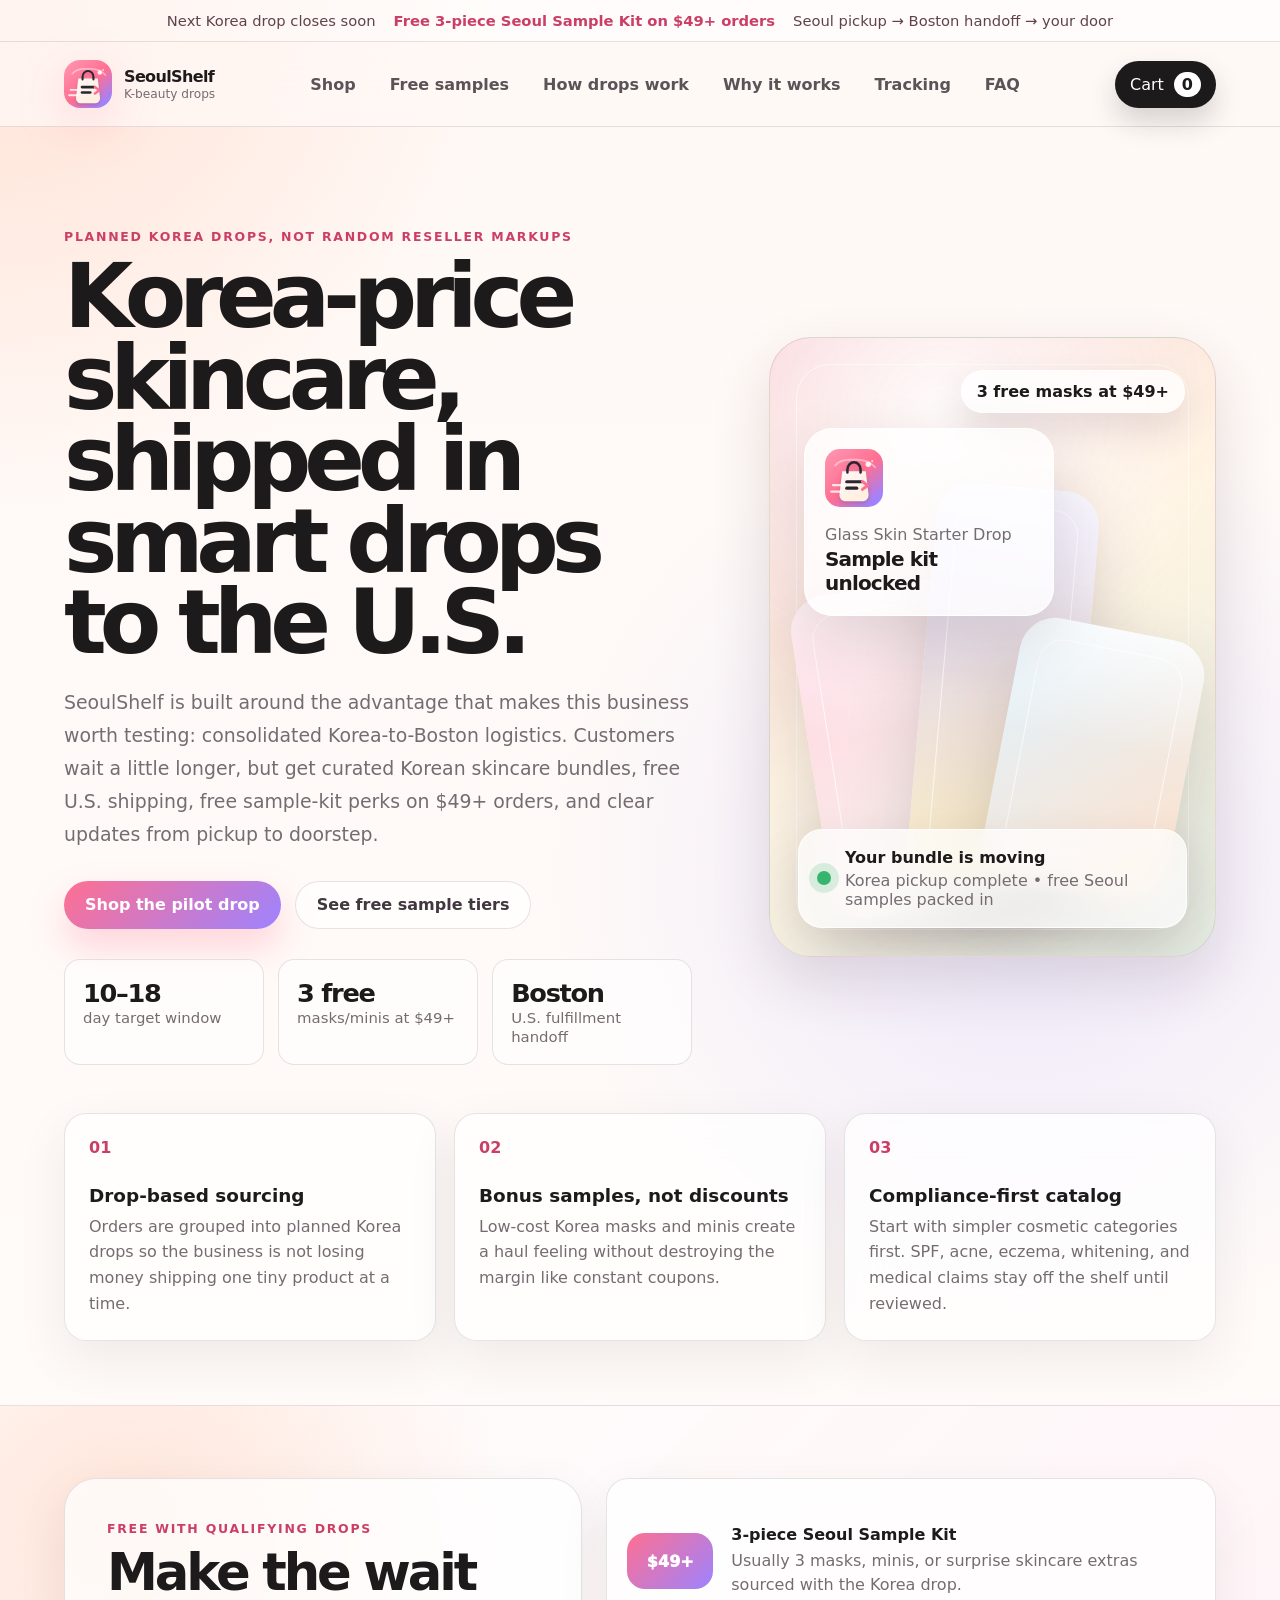
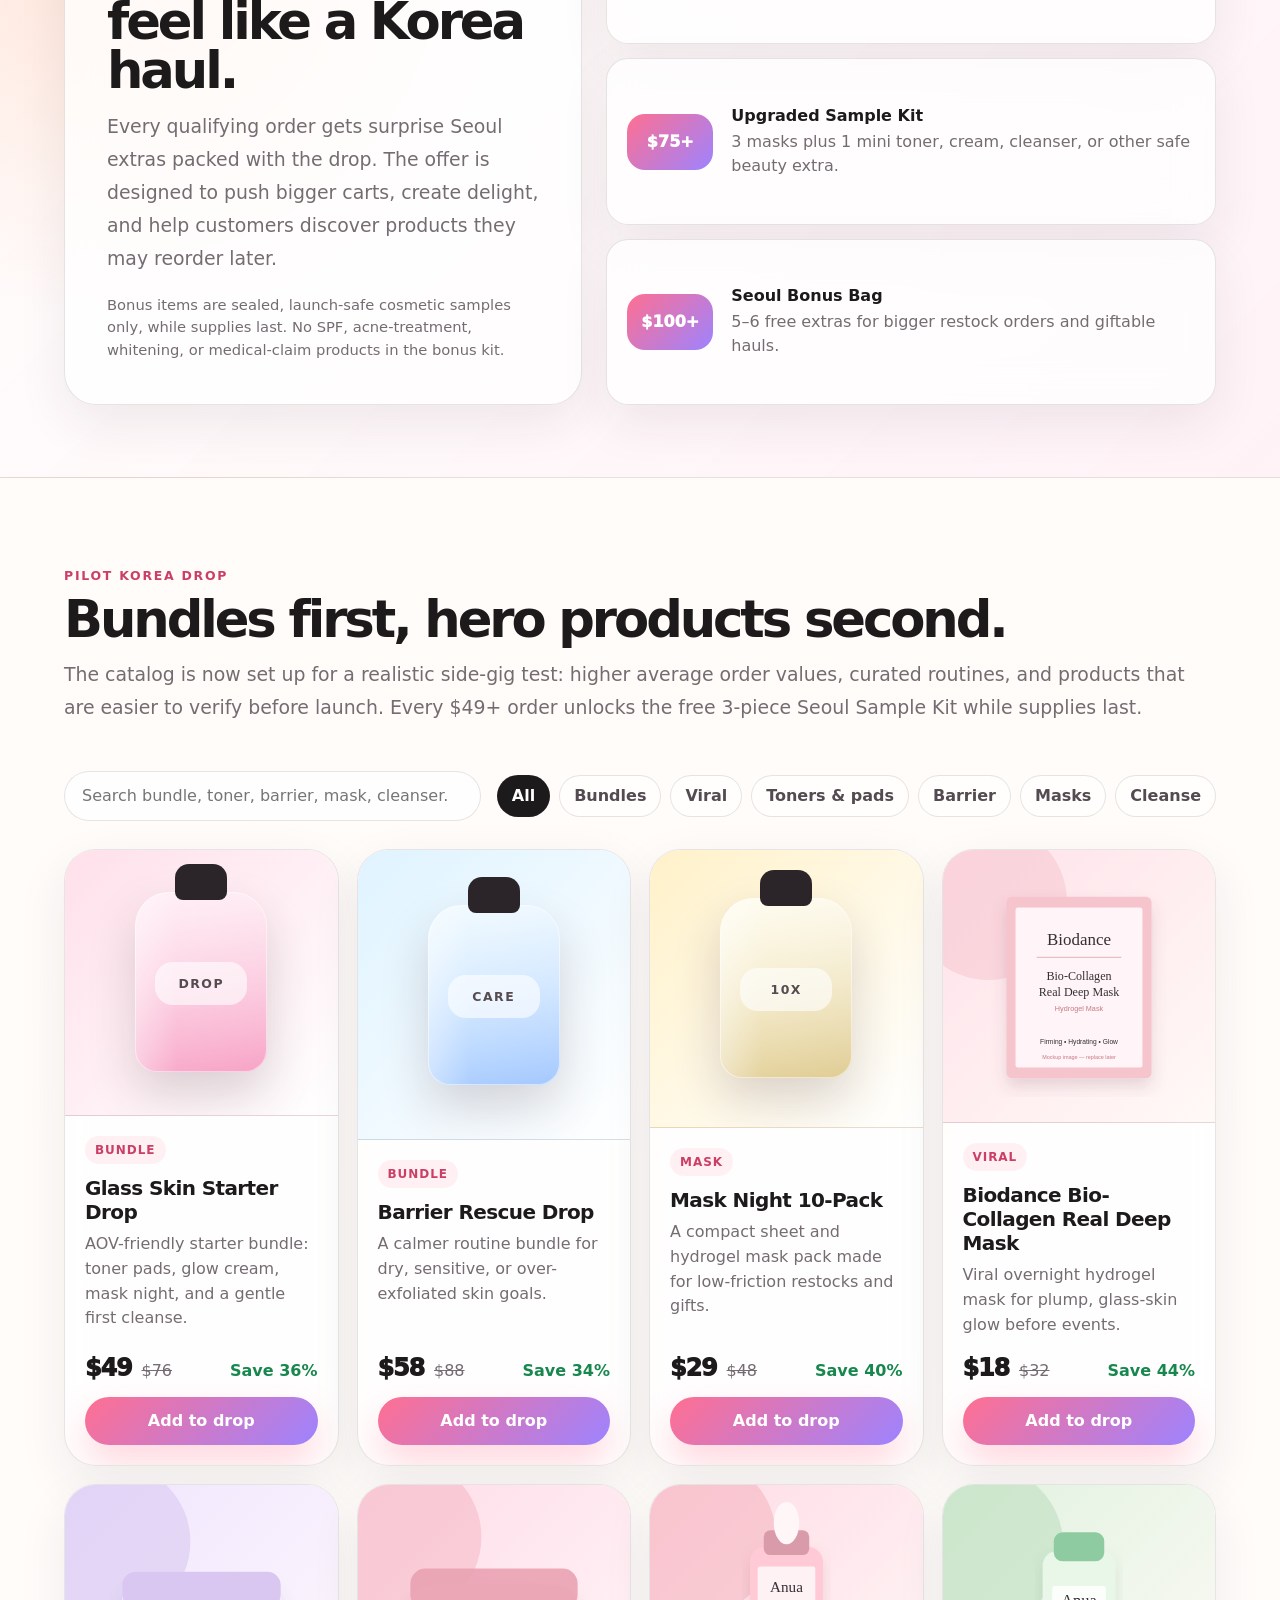
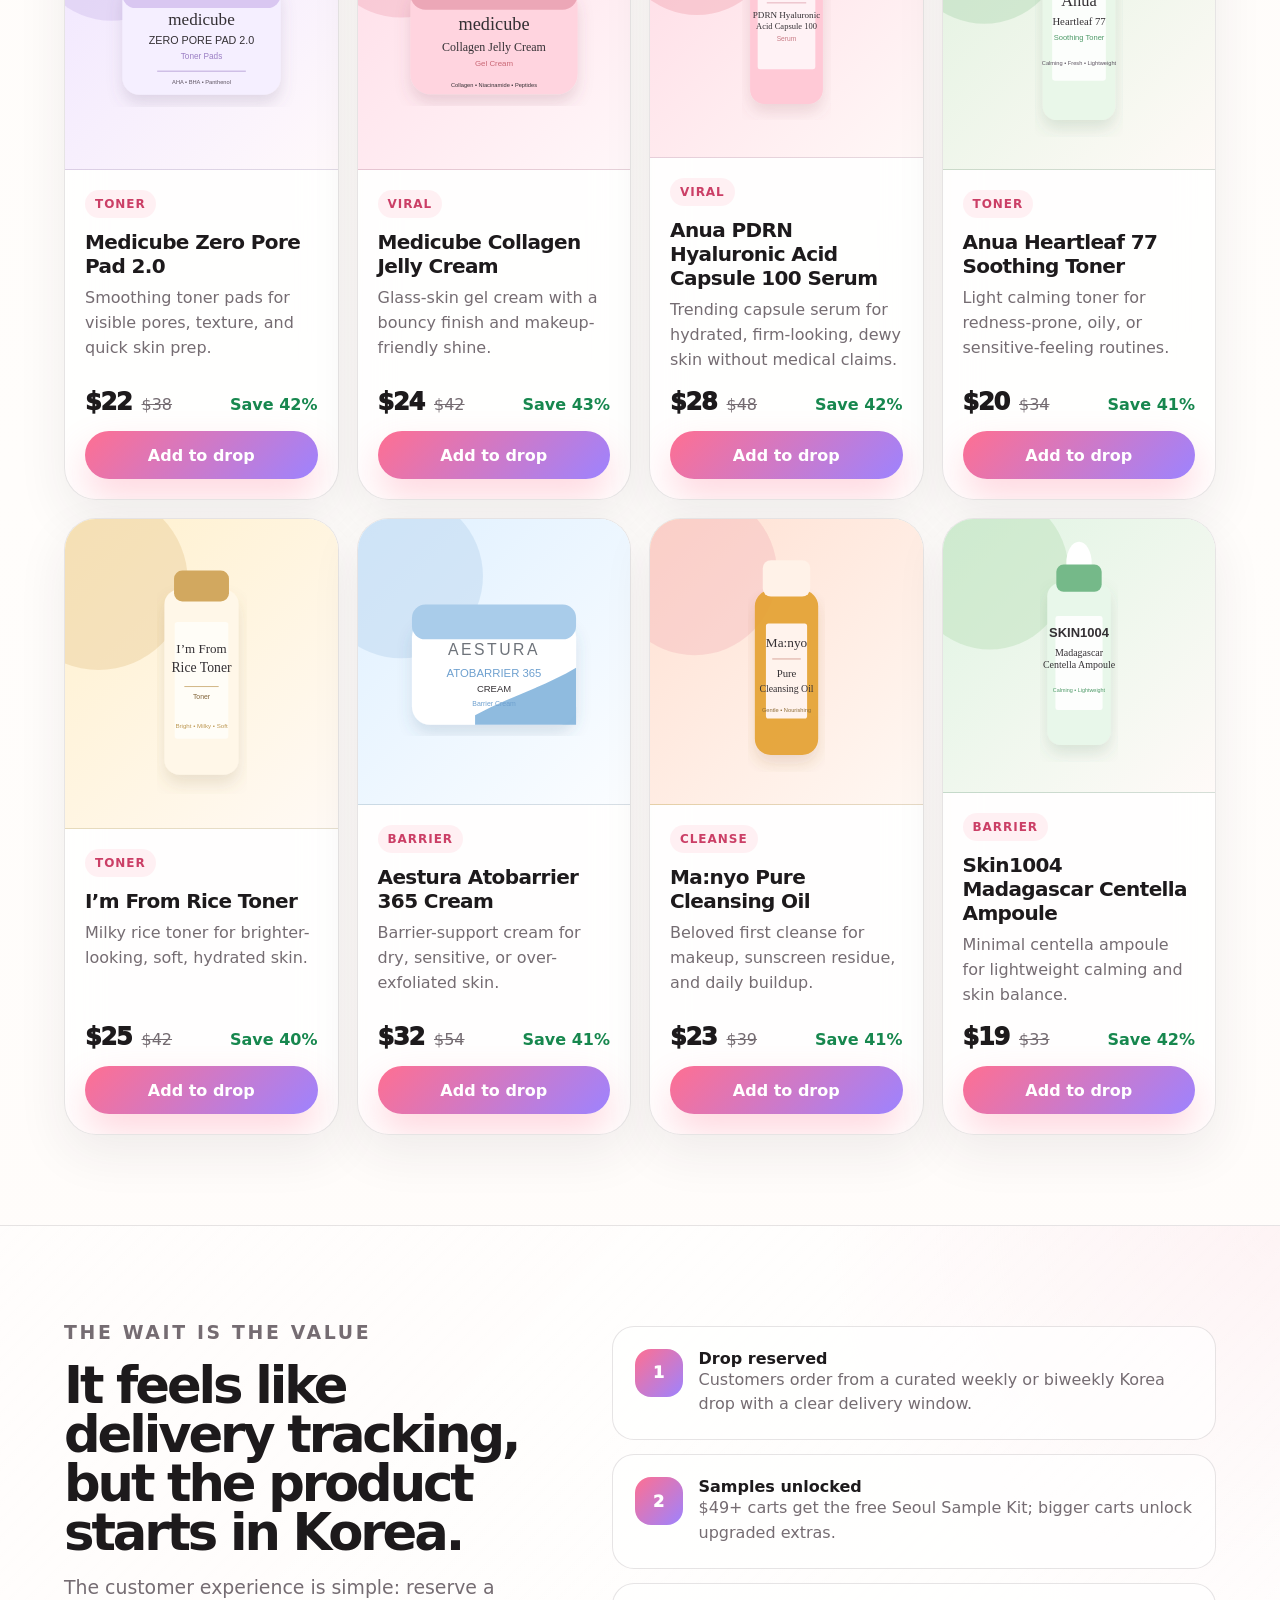
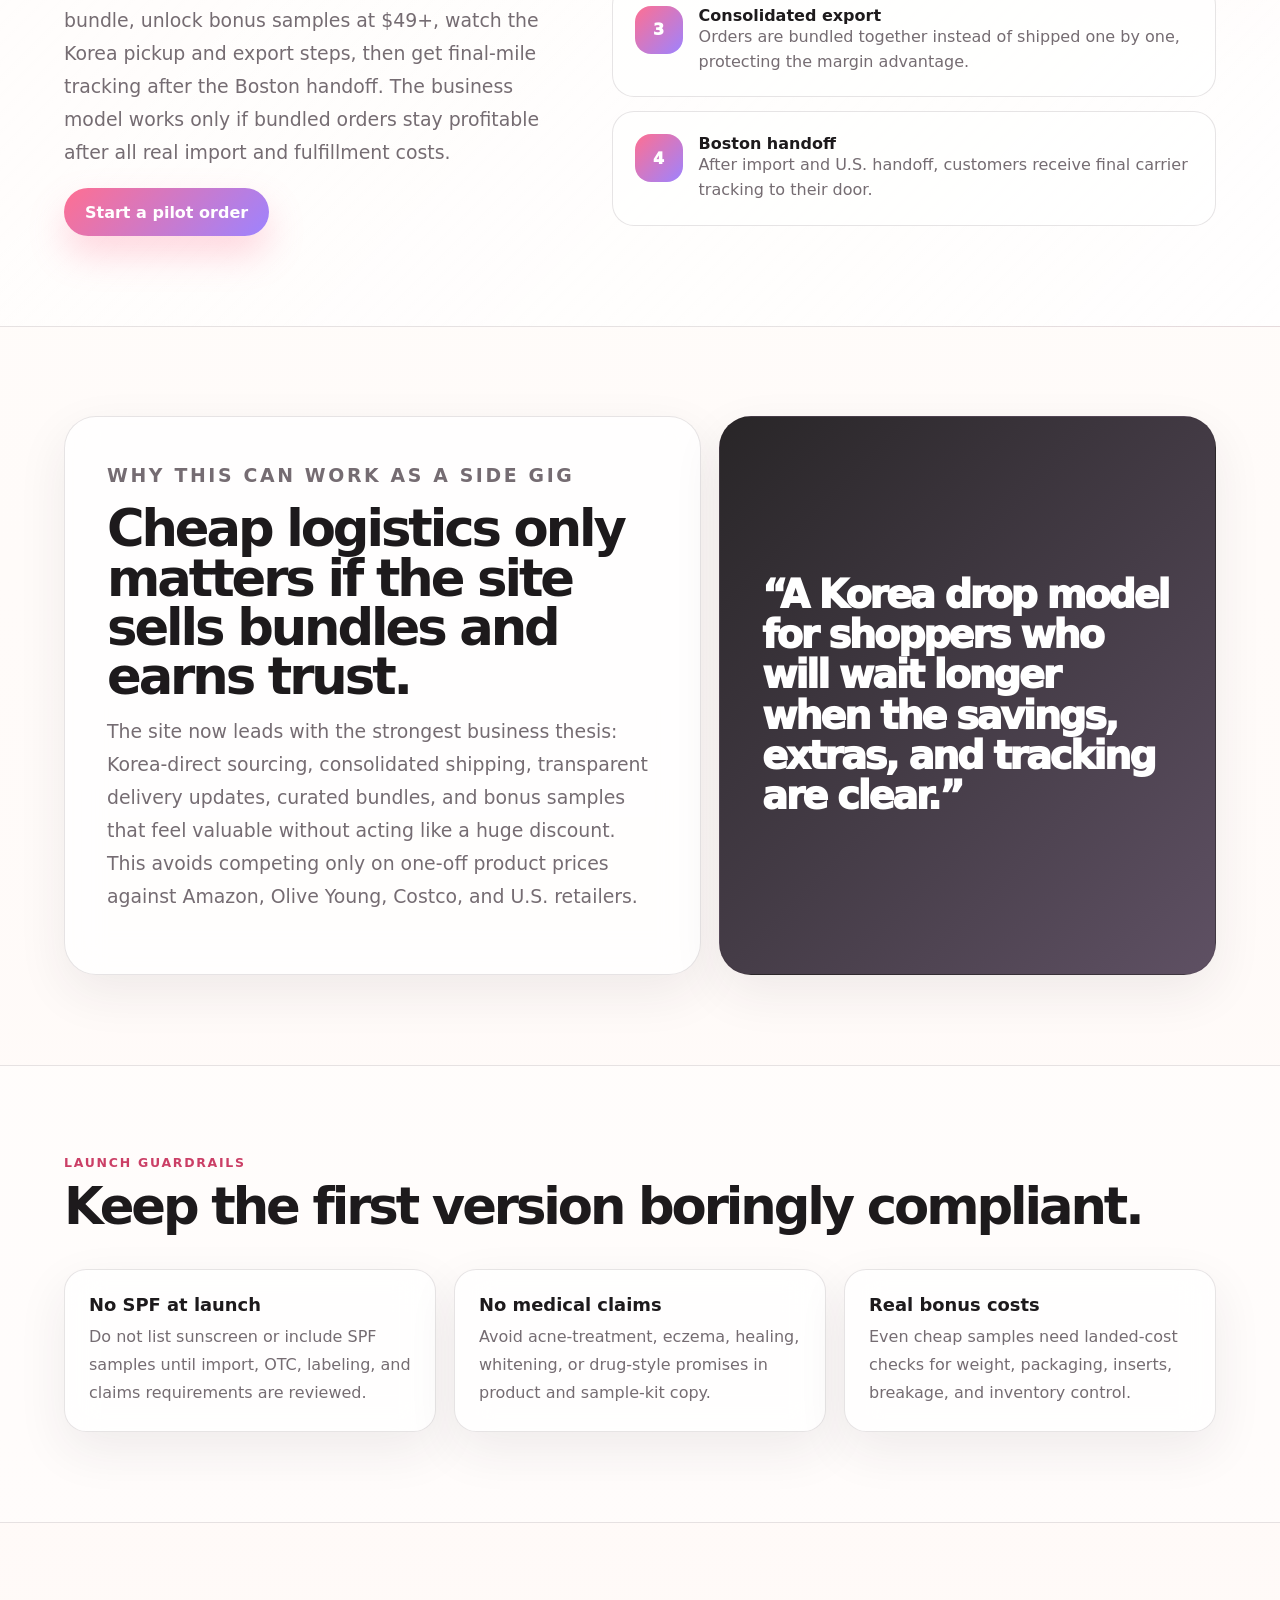
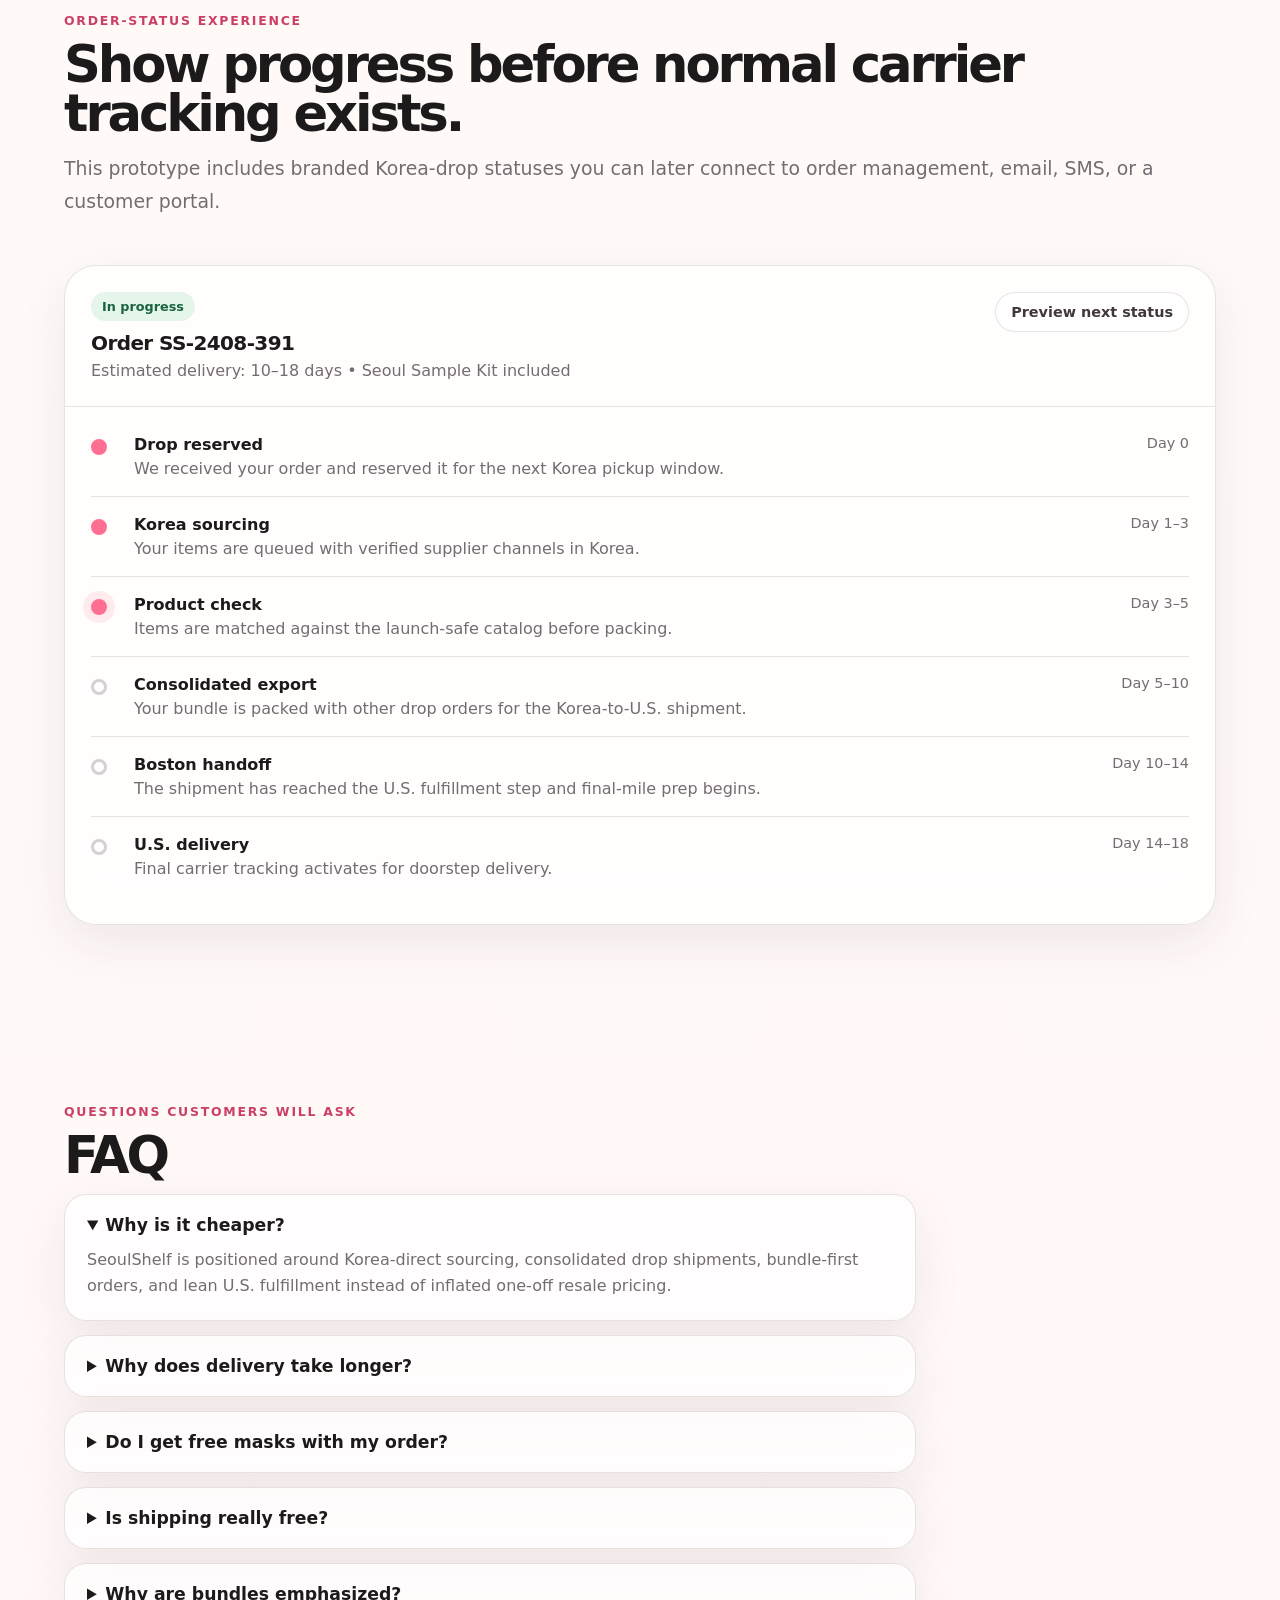
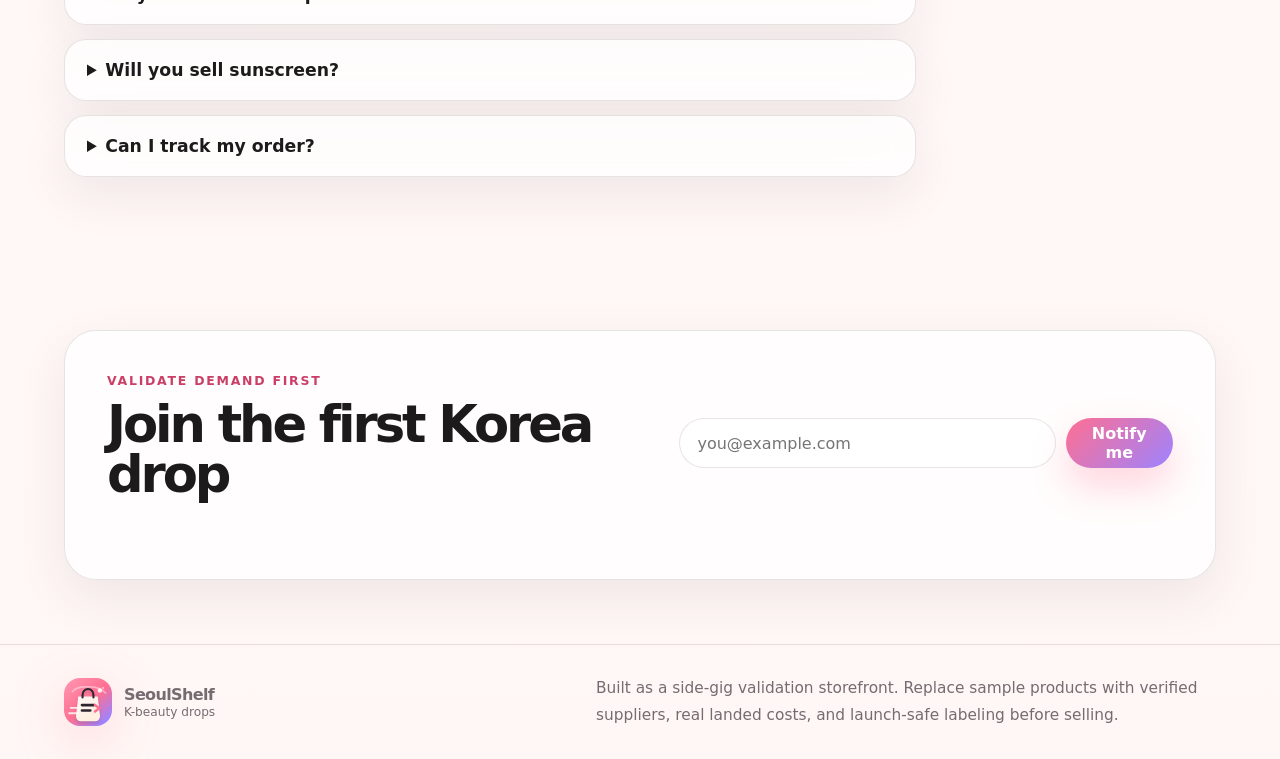
<file: index.html>
<!doctype html>
<html lang="en">
<head>
  <meta charset="utf-8" />
  <meta name="viewport" content="width=device-width, initial-scale=1" />
  <title>SeoulShelf — Korea-price skincare drops to the U.S.</title>
  <meta name="description" content="Shop curated Korean skincare drops sourced in Korea, consolidated for lower shipping costs, and delivered to the U.S. with free customer shipping, free sample-kit perks, and transparent tracking." />
  <link rel="stylesheet" href="styles.css" />
  <link rel="stylesheet" href="drop.css" />
</head>
<body>
  <div class="announcement">
    <span>Next Korea drop closes soon</span>
    <strong>Free 3-piece Seoul Sample Kit on $49+ orders</strong>
    <span>Seoul pickup → Boston handoff → your door</span>
  </div>

  <header class="site-header" id="top">
    <a href="#top" class="brand" aria-label="SeoulShelf home">
      <img class="brand-logo" src="images/seoulshelf-logo.svg" alt="" />
      <span>
        <strong>SeoulShelf</strong>
        <small>K-beauty drops</small>
      </span>
    </a>

    <nav class="nav-links" aria-label="Primary navigation">
      <a href="/shop/">Shop</a>
      <a href="#bonus-offer">Free samples</a>
      <a href="#how-it-works">How drops work</a>
      <a href="#why-this-works">Why it works</a>
      <a href="#tracking">Tracking</a>
      <a href="#faq">FAQ</a>
    </nav>

    <button class="cart-button" id="cartButton" aria-label="Open cart">
      <span>Cart</span>
      <span class="cart-count" id="cartCount">0</span>
    </button>
  </header>

  <main>
    <section class="hero">
      <div class="hero-copy">
        <p class="eyebrow">Planned Korea drops, not random reseller markups</p>
        <h1>Korea-price skincare, shipped in smart drops to the U.S.</h1>
        <p class="hero-text">
          SeoulShelf is built around the advantage that makes this business worth testing: consolidated Korea-to-Boston logistics.
          Customers wait a little longer, but get curated Korean skincare bundles, free U.S. shipping, free sample-kit perks on $49+ orders, and clear updates from pickup to doorstep.
        </p>
        <div class="hero-actions">
          <a class="button primary" href="/shop/">Shop the pilot drop</a>
          <a class="button ghost" href="#bonus-offer">See free sample tiers</a>
        </div>
        <div class="hero-stats" aria-label="Store highlights">
          <div><strong>10–18</strong><span>day target window</span></div>
          <div><strong>3 free</strong><span>masks/minis at $49+</span></div>
          <div><strong>Boston</strong><span>U.S. fulfillment handoff</span></div>
        </div>
      </div>

      <div class="hero-card" aria-label="Featured order tracking preview">
        <div class="floating-badge">3 free masks at $49+</div>
        <div class="drop-card">
          <img src="images/seoulshelf-logo.svg" alt="" />
          <p>Glass Skin Starter Drop</p>
          <strong>Sample kit unlocked</strong>
        </div>
        <div class="product-stack">
          <div class="stack-card cleanser"></div>
          <div class="stack-card serum"></div>
          <div class="stack-card cream"></div>
        </div>
        <div class="mini-tracker">
          <span class="pulse"></span>
          <div>
            <strong>Your bundle is moving</strong>
            <p>Korea pickup complete • free Seoul samples packed in</p>
          </div>
        </div>
      </div>
    </section>

    <section class="trust-row" aria-label="Store promises">
      <article>
        <span>01</span>
        <strong>Drop-based sourcing</strong>
        <p>Orders are grouped into planned Korea drops so the business is not losing money shipping one tiny product at a time.</p>
      </article>
      <article>
        <span>02</span>
        <strong>Bonus samples, not discounts</strong>
        <p>Low-cost Korea masks and minis create a haul feeling without destroying the margin like constant coupons.</p>
      </article>
      <article>
        <span>03</span>
        <strong>Compliance-first catalog</strong>
        <p>Start with simpler cosmetic categories first. SPF, acne, eczema, whitening, and medical claims stay off the shelf until reviewed.</p>
      </article>
    </section>

    <section class="section bonus-offer" id="bonus-offer">
      <div class="bonus-copy">
        <p class="eyebrow">Free with qualifying drops</p>
        <h2>Make the wait feel like a Korea haul.</h2>
        <p class="section-subtitle">
          Every qualifying order gets surprise Seoul extras packed with the drop. The offer is designed to push bigger carts, create delight, and help customers discover products they may reorder later.
        </p>
        <p class="cart-footnote">Bonus items are sealed, launch-safe cosmetic samples only, while supplies last. No SPF, acne-treatment, whitening, or medical-claim products in the bonus kit.</p>
      </div>
      <div class="bonus-tiers" aria-label="Free sample kit tiers">
        <article class="bonus-tier"><span>$49+</span><div><strong>3-piece Seoul Sample Kit</strong><p>Usually 3 masks, minis, or surprise skincare extras sourced with the Korea drop.</p></div></article>
        <article class="bonus-tier"><span>$75+</span><div><strong>Upgraded Sample Kit</strong><p>3 masks plus 1 mini toner, cream, cleanser, or other safe beauty extra.</p></div></article>
        <article class="bonus-tier"><span>$100+</span><div><strong>Seoul Bonus Bag</strong><p>5–6 free extras for bigger restock orders and giftable hauls.</p></div></article>
      </div>
    </section>

    <section class="section intro" id="shop">
      <div>
        <p class="eyebrow">Pilot Korea drop</p>
        <h2>Bundles first, hero products second.</h2>
        <p class="section-subtitle">
          The catalog is now set up for a realistic side-gig test: higher average order values, curated routines, and products that are easier to verify before launch.
          Every $49+ order unlocks the free 3-piece Seoul Sample Kit while supplies last.
        </p>
      </div>
      <div class="shop-tools">
        <label class="search-label">
          <span class="sr-only">Search products</span>
          <input id="searchInput" type="search" placeholder="Search bundle, toner, barrier, mask, cleanser..." />
        </label>
        <div class="filters" id="filters" aria-label="Product filters">
          <button class="filter active" data-filter="all">All</button>
          <button class="filter" data-filter="bundle">Bundles</button>
          <button class="filter" data-filter="viral">Viral</button>
          <button class="filter" data-filter="toner">Toners & pads</button>
          <button class="filter" data-filter="barrier">Barrier</button>
          <button class="filter" data-filter="mask">Masks</button>
          <button class="filter" data-filter="cleanse">Cleanse</button>
        </div>
      </div>
      <div class="product-grid" id="productGrid" aria-live="polite"></div>
    </section>

    <section class="split-section" id="how-it-works">
      <div class="split-copy">
        <p class="eyebrow">The wait is the value</p>
        <h2>It feels like delivery tracking, but the product starts in Korea.</h2>
        <p>
          The customer experience is simple: reserve a bundle, unlock bonus samples at $49+, watch the Korea pickup and export steps, then get final-mile tracking after the Boston handoff.
          The business model works only if bundled orders stay profitable after all real import and fulfillment costs.
        </p>
        <a class="button primary" href="/shop/">Start a pilot order</a>
      </div>

      <div class="steps">
        <div class="step"><span>1</span><div><strong>Drop reserved</strong><p>Customers order from a curated weekly or biweekly Korea drop with a clear delivery window.</p></div></div>
        <div class="step"><span>2</span><div><strong>Samples unlocked</strong><p>$49+ carts get the free Seoul Sample Kit; bigger carts unlock upgraded extras.</p></div></div>
        <div class="step"><span>3</span><div><strong>Consolidated export</strong><p>Orders are bundled together instead of shipped one by one, protecting the margin advantage.</p></div></div>
        <div class="step"><span>4</span><div><strong>Boston handoff</strong><p>After import and U.S. handoff, customers receive final carrier tracking to their door.</p></div></div>
      </div>
    </section>

    <section class="section edit-note" id="why-this-works">
      <div class="note-card">
        <p class="eyebrow">Why this can work as a side gig</p>
        <h2>Cheap logistics only matters if the site sells bundles and earns trust.</h2>
        <p>
          The site now leads with the strongest business thesis: Korea-direct sourcing, consolidated shipping, transparent delivery updates, curated bundles, and bonus samples that feel valuable without acting like a huge discount.
          This avoids competing only on one-off product prices against Amazon, Olive Young, Costco, and U.S. retailers.
        </p>
      </div>
      <div class="quote-card">
        “A Korea drop model for shoppers who will wait longer when the savings, extras, and tracking are clear.”
      </div>
    </section>

    <section class="section compliance-note" id="compliance">
      <div>
        <p class="eyebrow">Launch guardrails</p>
        <h2>Keep the first version boringly compliant.</h2>
      </div>
      <div class="guardrail-grid">
        <article><strong>No SPF at launch</strong><p>Do not list sunscreen or include SPF samples until import, OTC, labeling, and claims requirements are reviewed.</p></article>
        <article><strong>No medical claims</strong><p>Avoid acne-treatment, eczema, healing, whitening, or drug-style promises in product and sample-kit copy.</p></article>
        <article><strong>Real bonus costs</strong><p>Even cheap samples need landed-cost checks for weight, packaging, inserts, breakage, and inventory control.</p></article>
      </div>
    </section>

    <section class="section tracking" id="tracking">
      <div>
        <p class="eyebrow">Order-status experience</p>
        <h2>Show progress before normal carrier tracking exists.</h2>
        <p class="section-subtitle">
          This prototype includes branded Korea-drop statuses you can later connect to order management, email, SMS, or a customer portal.
        </p>
      </div>

      <div class="tracking-card">
        <div class="tracking-head">
          <div>
            <span class="status-pill">In progress</span>
            <h3>Order SS-2408-391</h3>
            <p>Estimated delivery: 10–18 days • Seoul Sample Kit included</p>
          </div>
          <button class="button ghost small" id="advanceTracking">Preview next status</button>
        </div>

        <ol class="timeline" id="timeline"></ol>
      </div>
    </section>

    <section class="section faq" id="faq">
      <p class="eyebrow">Questions customers will ask</p>
      <h2>FAQ</h2>
      <details open>
        <summary>Why is it cheaper?</summary>
        <p>SeoulShelf is positioned around Korea-direct sourcing, consolidated drop shipments, bundle-first orders, and lean U.S. fulfillment instead of inflated one-off resale pricing.</p>
      </details>
      <details>
        <summary>Why does delivery take longer?</summary>
        <p>Products are sourced in Korea, grouped into a drop, exported together, handed off in Boston, and then delivered domestically.</p>
      </details>
      <details>
        <summary>Do I get free masks with my order?</summary>
        <p>$49+ orders unlock a free 3-piece Seoul Sample Kit, usually masks, minis, or surprise skincare extras. $75+ and $100+ orders unlock upgraded bonus tiers. Bonus items are while supplies last.</p>
      </details>
      <details>
        <summary>Is shipping really free?</summary>
        <p>Yes for the customer in this prototype. The price needs to include the real cost of international movement, customs, packaging, bonus items, and U.S. delivery.</p>
      </details>
      <details>
        <summary>Why are bundles emphasized?</summary>
        <p>Bundles raise average order value, make free shipping and free samples more realistic, and help the business avoid losing money on tiny single-product orders.</p>
      </details>
      <details>
        <summary>Will you sell sunscreen?</summary>
        <p>Not in the pilot catalog. SPF and medical-claim products need extra compliance review before being sold or included as samples in the U.S.</p>
      </details>
      <details>
        <summary>Can I track my order?</summary>
        <p>Yes. Customers receive Korea-drop updates first, then final carrier tracking once the package reaches the U.S. delivery leg.</p>
      </details>
    </section>

    <section class="newsletter">
      <div>
        <p class="eyebrow">Validate demand first</p>
        <h2>Join the first Korea drop</h2>
      </div>
      <form id="newsletterForm">
        <label class="sr-only" for="emailInput">Email address</label>
        <input id="emailInput" type="email" placeholder="you@example.com" required />
        <button class="button primary" type="submit">Notify me</button>
      </form>
      <p id="newsletterMessage" class="form-message" role="status"></p>
    </section>
  </main>

  <aside class="cart-drawer" id="cartDrawer" aria-hidden="true" aria-label="Shopping cart">
    <div class="cart-panel">
      <div class="cart-header">
        <div>
          <p class="eyebrow">Your Korea drop</p>
          <h2>Cart</h2>
        </div>
        <button class="icon-button" id="closeCart" aria-label="Close cart">×</button>
      </div>
      <div id="cartItems" class="cart-items"></div>
      <div class="cart-summary">
        <div><span>Products</span><strong id="subtotal">$0</strong></div>
        <div><span>U.S. shipping</span><strong>Free</strong></div>
        <div><span>Estimated delivery</span><strong>10–18 days</strong></div>
        <div class="bonus-status" id="bonusStatus"><span>Bonus unlock</span><strong>$49 away from 3 free masks</strong></div>
        <div class="total"><span>Total</span><strong id="total">$0</strong></div>
      </div>
      <button class="button primary full" id="checkoutButton">Checkout preview</button>
      <p class="cart-footnote">Prototype only. Bonus items are while supplies last. Connect Stripe, taxes, supplier verification, inventory, customs, claims review, and compliance checks before launch.</p>
    </div>
  </aside>

  <div class="toast" id="toast" role="status" aria-live="polite"></div>

  <footer class="footer">
    <div class="brand">
      <img class="brand-logo" src="images/seoulshelf-logo.svg" alt="" />
      <span>
        <strong>SeoulShelf</strong>
        <small>K-beauty drops</small>
      </span>
    </div>
    <p>Built as a side-gig validation storefront. Replace sample products with verified suppliers, real landed costs, and launch-safe labeling before selling.</p>
  </footer>

  <script src="app.js"></script>
</body>
</html>
</file>
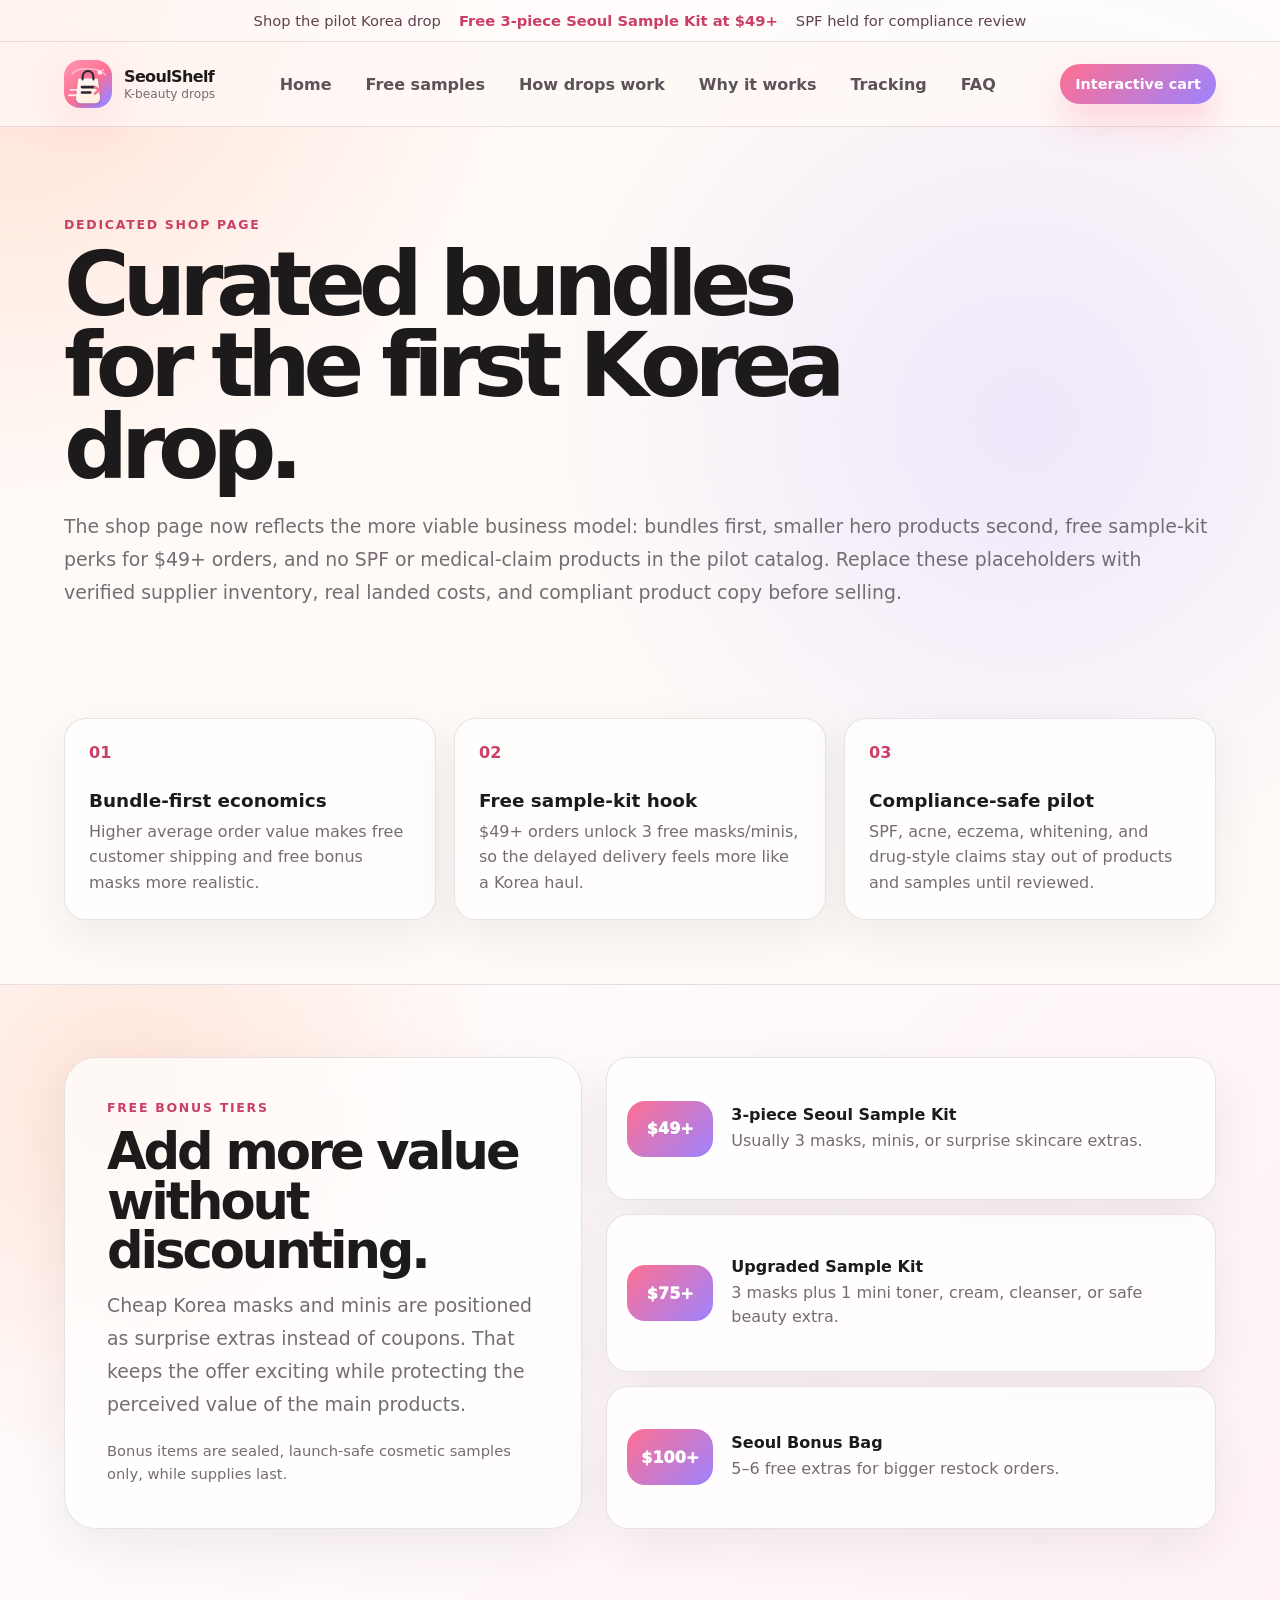
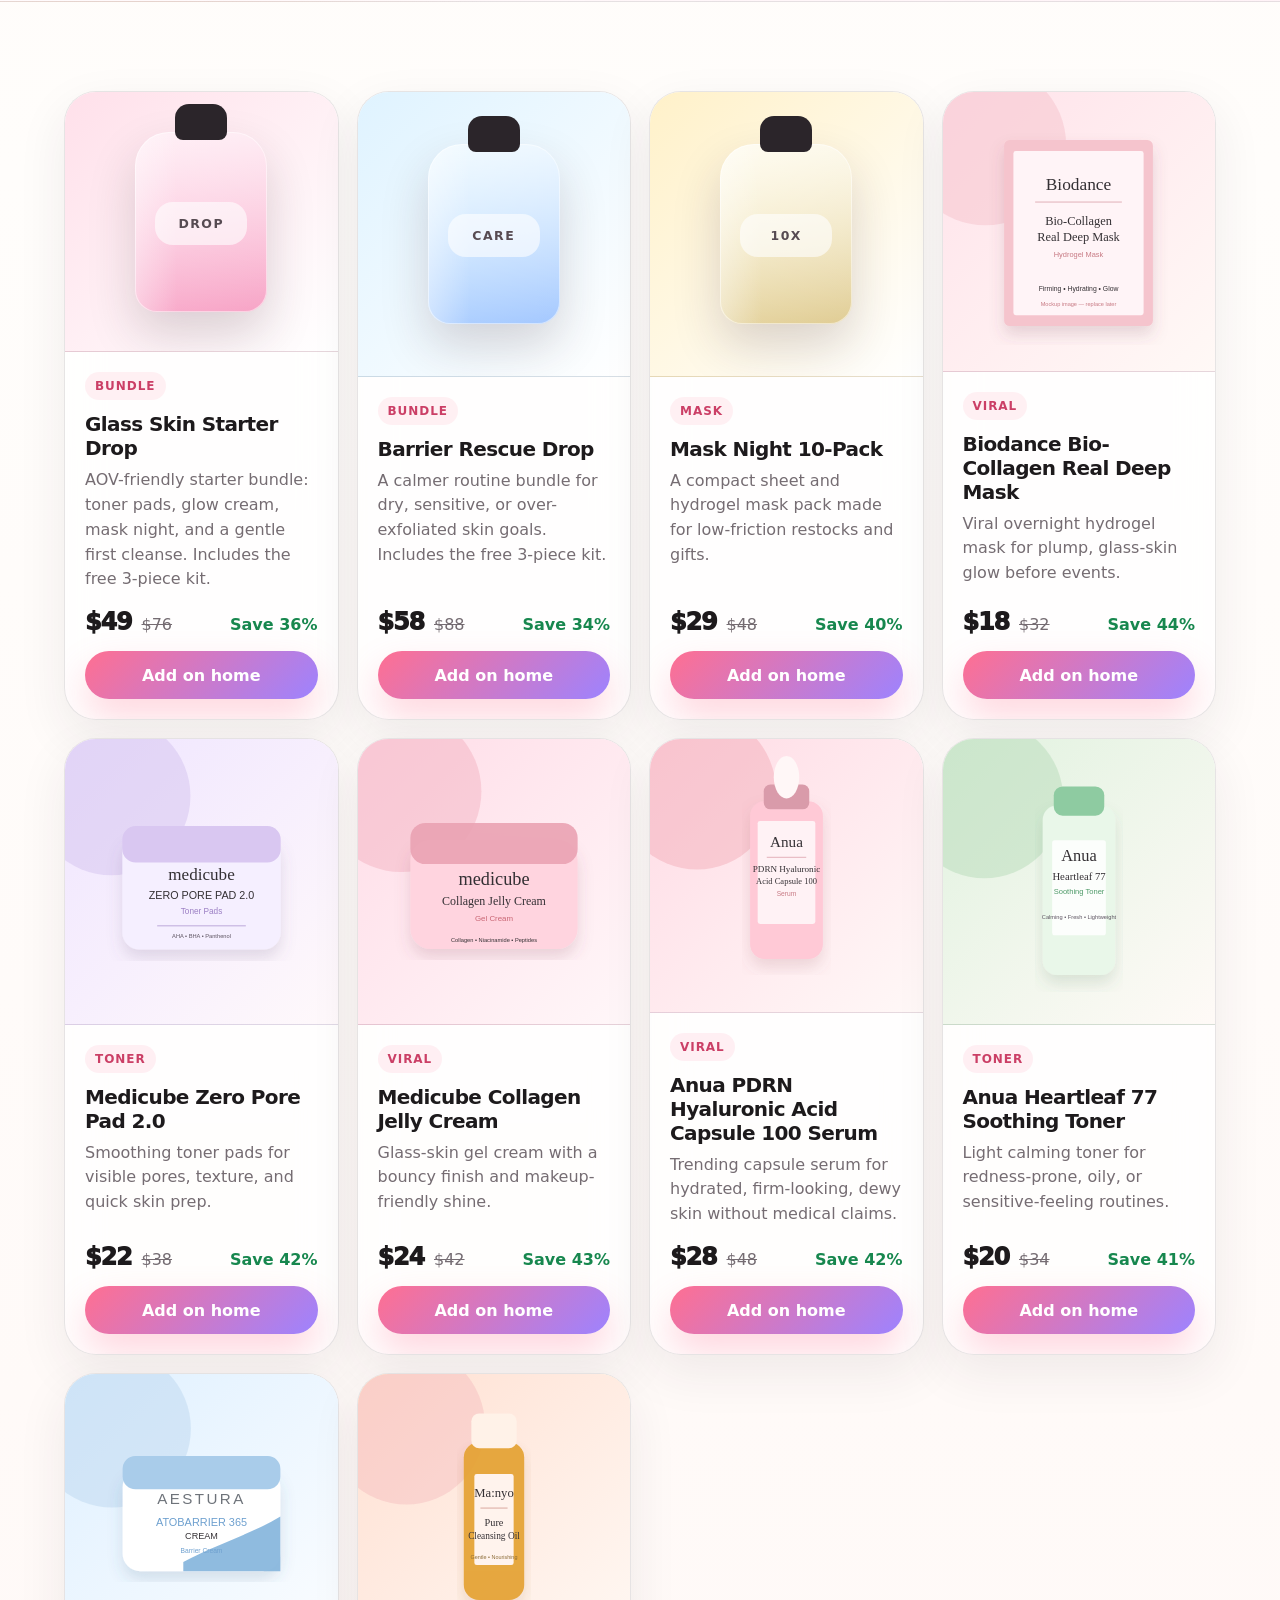
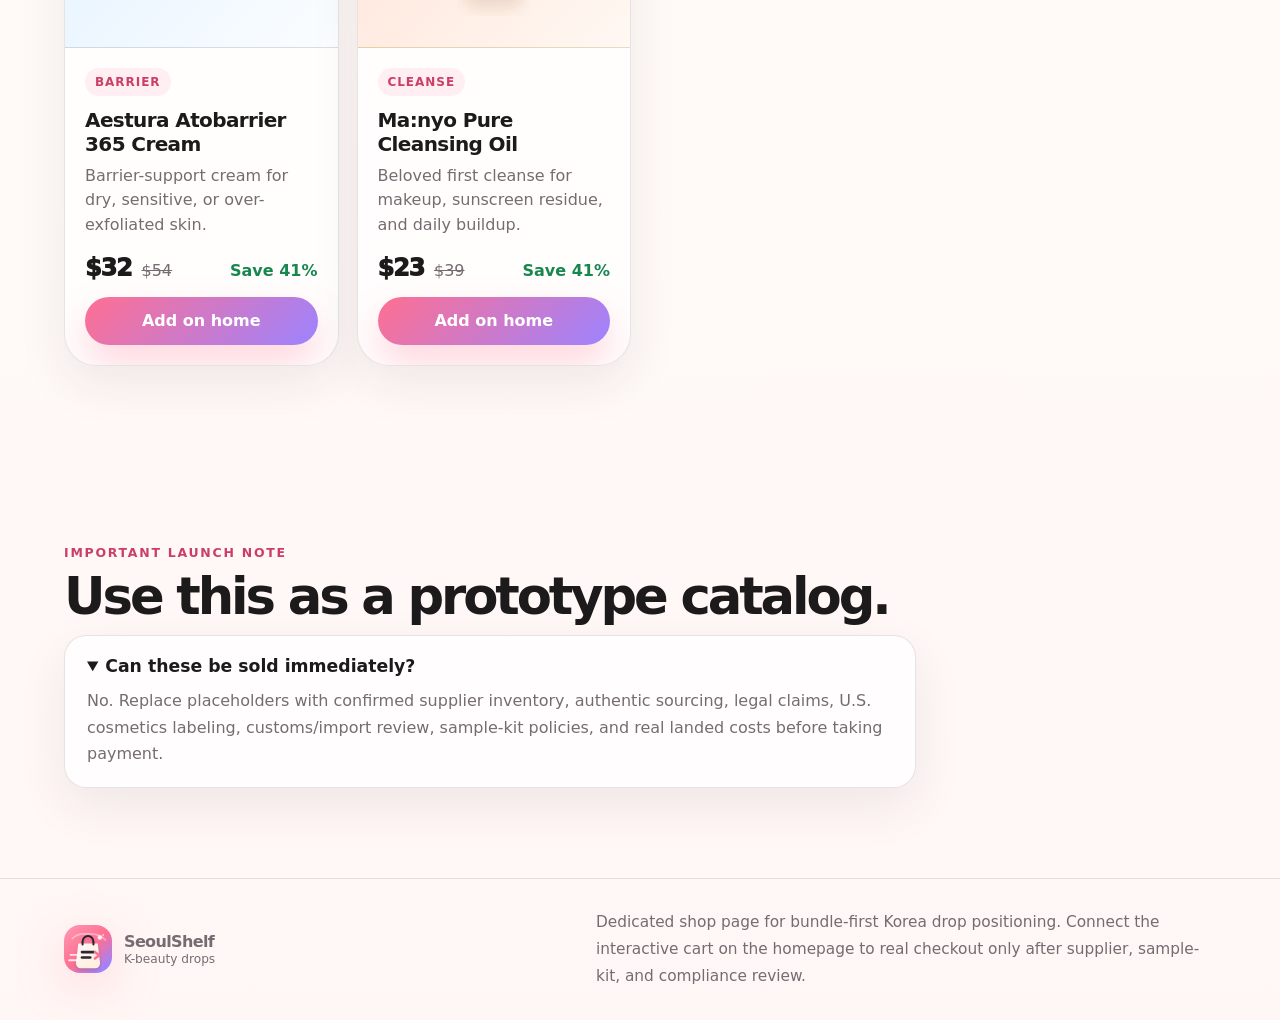
<file: shop/index.html>
<!doctype html>
<html lang="en">
<head>
  <meta charset="utf-8" />
  <meta name="viewport" content="width=device-width, initial-scale=1" />
  <title>Shop SeoulShelf Drops — Korea-price skincare bundles</title>
  <meta name="description" content="A dedicated shop page for curated Korean skincare drops, bundles, free sample-kit perks, and launch-safe beauty categories shipped from Korea to the U.S." />
  <link rel="stylesheet" href="../styles.css" />
  <link rel="stylesheet" href="../drop.css" />
</head>
<body>
  <div class="announcement">
    <span>Shop the pilot Korea drop</span>
    <strong>Free 3-piece Seoul Sample Kit at $49+</strong>
    <span>SPF held for compliance review</span>
  </div>

  <header class="site-header" id="top">
    <a href="/" class="brand" aria-label="SeoulShelf home">
      <img class="brand-logo" src="../images/seoulshelf-logo.svg" alt="" />
      <span>
        <strong>SeoulShelf</strong>
        <small>K-beauty drops</small>
      </span>
    </a>

    <nav class="nav-links" aria-label="Primary navigation">
      <a href="/">Home</a>
      <a href="/#bonus-offer">Free samples</a>
      <a href="/#how-it-works">How drops work</a>
      <a href="/#why-this-works">Why it works</a>
      <a href="/#tracking">Tracking</a>
      <a href="/#faq">FAQ</a>
    </nav>

    <a class="button primary small" href="/#shop">Interactive cart</a>
  </header>

  <main>
    <section class="section intro">
      <div>
        <p class="eyebrow">Dedicated shop page</p>
        <h1>Curated bundles for the first Korea drop.</h1>
        <p class="section-subtitle">
          The shop page now reflects the more viable business model: bundles first, smaller hero products second, free sample-kit perks for $49+ orders, and no SPF or medical-claim products in the pilot catalog.
          Replace these placeholders with verified supplier inventory, real landed costs, and compliant product copy before selling.
        </p>
      </div>
    </section>

    <section class="trust-row" aria-label="Shop promises">
      <article><span>01</span><strong>Bundle-first economics</strong><p>Higher average order value makes free customer shipping and free bonus masks more realistic.</p></article>
      <article><span>02</span><strong>Free sample-kit hook</strong><p>$49+ orders unlock 3 free masks/minis, so the delayed delivery feels more like a Korea haul.</p></article>
      <article><span>03</span><strong>Compliance-safe pilot</strong><p>SPF, acne, eczema, whitening, and drug-style claims stay out of products and samples until reviewed.</p></article>
    </section>

    <section class="section bonus-offer">
      <div class="bonus-copy">
        <p class="eyebrow">Free bonus tiers</p>
        <h2>Add more value without discounting.</h2>
        <p class="section-subtitle">
          Cheap Korea masks and minis are positioned as surprise extras instead of coupons. That keeps the offer exciting while protecting the perceived value of the main products.
        </p>
        <p class="cart-footnote">Bonus items are sealed, launch-safe cosmetic samples only, while supplies last.</p>
      </div>
      <div class="bonus-tiers" aria-label="Free sample kit tiers">
        <article class="bonus-tier"><span>$49+</span><div><strong>3-piece Seoul Sample Kit</strong><p>Usually 3 masks, minis, or surprise skincare extras.</p></div></article>
        <article class="bonus-tier"><span>$75+</span><div><strong>Upgraded Sample Kit</strong><p>3 masks plus 1 mini toner, cream, cleanser, or safe beauty extra.</p></div></article>
        <article class="bonus-tier"><span>$100+</span><div><strong>Seoul Bonus Bag</strong><p>5–6 free extras for bigger restock orders.</p></div></article>
      </div>
    </section>

    <section class="section intro">
      <div class="product-grid" aria-label="Example Korean skincare products">
        <article class="product-card"><div class="product-media" style="--product-bg:linear-gradient(135deg,#ffe0ea,#fff);--product-bottle:linear-gradient(160deg,#ffc8df,#f58ab6)"><div class="product-bottle" data-label="Drop"></div></div><div class="product-info"><span class="product-tag">bundle</span><h3>Glass Skin Starter Drop</h3><p>AOV-friendly starter bundle: toner pads, glow cream, mask night, and a gentle first cleanse. Includes the free 3-piece kit.</p><div class="product-meta"><span class="price">$49</span><span class="compare">$76</span><span class="save">Save 36%</span></div><a class="button primary full" href="/#shop">Add on home</a></div></article>
        <article class="product-card"><div class="product-media" style="--product-bg:linear-gradient(135deg,#dff3ff,#fff);--product-bottle:linear-gradient(160deg,#cfefff,#8ab8ff)"><div class="product-bottle" data-label="Care"></div></div><div class="product-info"><span class="product-tag">bundle</span><h3>Barrier Rescue Drop</h3><p>A calmer routine bundle for dry, sensitive, or over-exfoliated skin goals. Includes the free 3-piece kit.</p><div class="product-meta"><span class="price">$58</span><span class="compare">$88</span><span class="save">Save 34%</span></div><a class="button primary full" href="/#shop">Add on home</a></div></article>
        <article class="product-card"><div class="product-media" style="--product-bg:linear-gradient(135deg,#fff1c9,#fff);--product-bottle:linear-gradient(160deg,#fff5cc,#d7be76)"><div class="product-bottle" data-label="10x"></div></div><div class="product-info"><span class="product-tag">mask</span><h3>Mask Night 10-Pack</h3><p>A compact sheet and hydrogel mask pack made for low-friction restocks and gifts.</p><div class="product-meta"><span class="price">$29</span><span class="compare">$48</span><span class="save">Save 40%</span></div><a class="button primary full" href="/#shop">Add on home</a></div></article>
        <article class="product-card"><div class="product-media" style="--product-bg:linear-gradient(135deg,#ffe0ea,#fff);--product-bottle:linear-gradient(160deg,#ffd4e4,#f6a8c8)"><img src="../images/product-images/biodance-bio-collagen-real-deep-mask.svg" alt="Biodance Bio-Collagen Real Deep Mask mockup product image" loading="lazy" class="product-image"></div><div class="product-info"><span class="product-tag">viral</span><h3>Biodance Bio-Collagen Real Deep Mask</h3><p>Viral overnight hydrogel mask for plump, glass-skin glow before events.</p><div class="product-meta"><span class="price">$18</span><span class="compare">$32</span><span class="save">Save 44%</span></div><a class="button primary full" href="/#shop">Add on home</a></div></article>
        <article class="product-card"><div class="product-media" style="--product-bg:linear-gradient(135deg,#f2e6ff,#fff);--product-bottle:linear-gradient(160deg,#e4d5ff,#9d83ff)"><img src="../images/product-images/medicube-zero-pore-pad-2.svg" alt="Medicube Zero Pore Pad 2.0 mockup product image" loading="lazy" class="product-image"></div><div class="product-info"><span class="product-tag">toner</span><h3>Medicube Zero Pore Pad 2.0</h3><p>Smoothing toner pads for visible pores, texture, and quick skin prep.</p><div class="product-meta"><span class="price">$22</span><span class="compare">$38</span><span class="save">Save 42%</span></div><a class="button primary full" href="/#shop">Add on home</a></div></article>
        <article class="product-card"><div class="product-media" style="--product-bg:linear-gradient(135deg,#ffdbe8,#fff8fb);--product-bottle:linear-gradient(160deg,#ffc1d8,#ff7aa7)"><img src="../images/product-images/medicube-collagen-jelly-cream.svg" alt="Medicube Collagen Jelly Cream mockup product image" loading="lazy" class="product-image"></div><div class="product-info"><span class="product-tag">viral</span><h3>Medicube Collagen Jelly Cream</h3><p>Glass-skin gel cream with a bouncy finish and makeup-friendly shine.</p><div class="product-meta"><span class="price">$24</span><span class="compare">$42</span><span class="save">Save 43%</span></div><a class="button primary full" href="/#shop">Add on home</a></div></article>
        <article class="product-card"><div class="product-media" style="--product-bg:linear-gradient(135deg,#ffe6f1,#fff);--product-bottle:linear-gradient(160deg,#ffc8df,#f58ab6)"><img src="../images/product-images/anua-pdrn-hyaluronic-acid-capsule-100-serum.svg" alt="Anua PDRN Hyaluronic Acid Capsule 100 Serum mockup product image" loading="lazy" class="product-image"></div><div class="product-info"><span class="product-tag">viral</span><h3>Anua PDRN Hyaluronic Acid Capsule 100 Serum</h3><p>Trending capsule serum for hydrated, firm-looking, dewy skin without medical claims.</p><div class="product-meta"><span class="price">$28</span><span class="compare">$48</span><span class="save">Save 42%</span></div><a class="button primary full" href="/#shop">Add on home</a></div></article>
        <article class="product-card"><div class="product-media" style="--product-bg:linear-gradient(135deg,#dff3df,#fff);--product-bottle:linear-gradient(160deg,#d3f2d3,#8ecba1)"><img src="../images/product-images/anua-heartleaf-77-soothing-toner.svg" alt="Anua Heartleaf 77 Soothing Toner mockup product image" loading="lazy" class="product-image"></div><div class="product-info"><span class="product-tag">toner</span><h3>Anua Heartleaf 77 Soothing Toner</h3><p>Light calming toner for redness-prone, oily, or sensitive-feeling routines.</p><div class="product-meta"><span class="price">$20</span><span class="compare">$34</span><span class="save">Save 41%</span></div><a class="button primary full" href="/#shop">Add on home</a></div></article>
        <article class="product-card"><div class="product-media" style="--product-bg:linear-gradient(135deg,#dff3ff,#fff);--product-bottle:linear-gradient(160deg,#cfefff,#8ab8ff)"><img src="../images/product-images/aestura-atobarrier-365-cream.svg" alt="Aestura Atobarrier 365 Cream mockup product image" loading="lazy" class="product-image"></div><div class="product-info"><span class="product-tag">barrier</span><h3>Aestura Atobarrier 365 Cream</h3><p>Barrier-support cream for dry, sensitive, or over-exfoliated skin.</p><div class="product-meta"><span class="price">$32</span><span class="compare">$54</span><span class="save">Save 41%</span></div><a class="button primary full" href="/#shop">Add on home</a></div></article>
        <article class="product-card"><div class="product-media" style="--product-bg:linear-gradient(135deg,#ffe7b8,#fff);--product-bottle:linear-gradient(160deg,#ffe1a6,#ffb55e)"><img src="../images/product-images/manyo-pure-cleansing-oil.svg" alt="Ma:nyo Pure Cleansing Oil mockup product image" loading="lazy" class="product-image"></div><div class="product-info"><span class="product-tag">cleanse</span><h3>Ma:nyo Pure Cleansing Oil</h3><p>Beloved first cleanse for makeup, sunscreen residue, and daily buildup.</p><div class="product-meta"><span class="price">$23</span><span class="compare">$39</span><span class="save">Save 41%</span></div><a class="button primary full" href="/#shop">Add on home</a></div></article>
      </div>
    </section>

    <section class="section faq">
      <p class="eyebrow">Important launch note</p>
      <h2>Use this as a prototype catalog.</h2>
      <details open>
        <summary>Can these be sold immediately?</summary>
        <p>No. Replace placeholders with confirmed supplier inventory, authentic sourcing, legal claims, U.S. cosmetics labeling, customs/import review, sample-kit policies, and real landed costs before taking payment.</p>
      </details>
    </section>
  </main>

  <footer class="footer">
    <div class="brand">
      <img class="brand-logo" src="../images/seoulshelf-logo.svg" alt="" />
      <span>
        <strong>SeoulShelf</strong>
        <small>K-beauty drops</small>
      </span>
    </div>
    <p>Dedicated shop page for bundle-first Korea drop positioning. Connect the interactive cart on the homepage to real checkout only after supplier, sample-kit, and compliance review.</p>
  </footer>
</body>
</html>
</file>
<file: styles.css>
:root {
  --bg: #fff9f6;
  --surface: rgba(255, 255, 255, 0.74);
  --surface-strong: #ffffff;
  --ink: #1d1a1c;
  --muted: #756c72;
  --line: rgba(54, 35, 46, 0.12);
  --rose: #f7c7cf;
  --peach: #ffd9c8;
  --cream: #fff3df;
  --sage: #dce9d7;
  --lavender: #ddd5ff;
  --accent: #ff6f91;
  --accent-dark: #cb3f66;
  --shadow: 0 24px 60px rgba(54, 35, 46, 0.14);
  --radius-lg: 32px;
  --radius-md: 22px;
  --radius-sm: 16px;
}

* { box-sizing: border-box; }

html {
  scroll-behavior: smooth;
}

body {
  margin: 0;
  font-family: Inter, ui-sans-serif, system-ui, -apple-system, BlinkMacSystemFont, "Segoe UI", sans-serif;
  color: var(--ink);
  background:
    radial-gradient(circle at top left, rgba(255, 217, 200, 0.75), transparent 32rem),
    radial-gradient(circle at 80% 10%, rgba(221, 213, 255, 0.5), transparent 30rem),
    linear-gradient(180deg, #fff9f6 0%, #fffdfb 42%, #fff7f5 100%);
  min-height: 100vh;
}

a {
  color: inherit;
  text-decoration: none;
}

button, input {
  font: inherit;
}

.announcement {
  min-height: 42px;
  padding: 10px 24px;
  display: flex;
  justify-content: center;
  gap: 18px;
  align-items: center;
  color: #5f424d;
  background: rgba(255, 255, 255, 0.62);
  border-bottom: 1px solid var(--line);
  font-size: 0.92rem;
}

.announcement strong {
  color: var(--accent-dark);
}

.site-header {
  position: sticky;
  top: 0;
  z-index: 20;
  display: flex;
  justify-content: space-between;
  align-items: center;
  gap: 24px;
  padding: 18px clamp(18px, 5vw, 72px);
  backdrop-filter: blur(18px);
  background: rgba(255, 249, 246, 0.76);
  border-bottom: 1px solid var(--line);
}

.brand {
  display: inline-flex;
  align-items: center;
  gap: 12px;
  min-width: max-content;
}

.brand-mark {
  display: grid;
  place-items: center;
  width: 44px;
  height: 44px;
  color: white;
  font-weight: 900;
  letter-spacing: -0.08em;
  border-radius: 15px;
  background: linear-gradient(135deg, #ff8fab, #b8a1ff);
  box-shadow: 0 14px 28px rgba(255, 111, 145, 0.24);
}

.brand small {
  display: block;
  color: var(--muted);
  font-size: 0.76rem;
  margin-top: 1px;
}

.nav-links {
  display: flex;
  gap: clamp(14px, 3vw, 34px);
  color: #5b5358;
  font-weight: 650;
}

.nav-links a {
  transition: color 180ms ease;
}

.nav-links a:hover {
  color: var(--accent-dark);
}

.cart-button,
.icon-button,
.filter,
.button {
  cursor: pointer;
  border: 0;
}

.cart-button {
  display: inline-flex;
  gap: 10px;
  align-items: center;
  padding: 11px 15px;
  border-radius: 999px;
  background: #1d1a1c;
  color: white;
  box-shadow: 0 14px 28px rgba(29, 26, 28, 0.18);
}

.cart-count {
  display: grid;
  place-items: center;
  min-width: 25px;
  height: 25px;
  padding: 0 8px;
  border-radius: 999px;
  background: white;
  color: var(--ink);
  font-weight: 800;
}

.hero {
  display: grid;
  grid-template-columns: minmax(0, 1.04fr) minmax(320px, 0.74fr);
  gap: clamp(32px, 6vw, 90px);
  align-items: center;
  padding: clamp(52px, 8vw, 102px) clamp(18px, 5vw, 72px) 48px;
}

.eyebrow {
  margin: 0 0 12px;
  color: var(--accent-dark);
  font-size: 0.78rem;
  font-weight: 900;
  text-transform: uppercase;
  letter-spacing: 0.14em;
}

h1, h2, h3, p {
  margin-top: 0;
}

h1 {
  margin-bottom: 22px;
  font-size: clamp(3rem, 7vw, 6.6rem);
  line-height: 0.91;
  letter-spacing: -0.08em;
  max-width: 860px;
}

h2 {
  margin-bottom: 14px;
  font-size: clamp(2rem, 4vw, 4.1rem);
  line-height: 0.96;
  letter-spacing: -0.06em;
}

h3 {
  margin-bottom: 6px;
  font-size: 1.25rem;
  letter-spacing: -0.03em;
}

.hero-text,
.section-subtitle,
.split-copy p,
.note-card p,
.footer p {
  color: var(--muted);
  font-size: clamp(1rem, 1.5vw, 1.18rem);
  line-height: 1.75;
}

.hero-text {
  max-width: 670px;
}

.hero-actions {
  display: flex;
  flex-wrap: wrap;
  gap: 14px;
  margin: 30px 0;
}

.button {
  display: inline-flex;
  justify-content: center;
  align-items: center;
  gap: 8px;
  min-height: 48px;
  padding: 0 21px;
  border-radius: 999px;
  font-weight: 850;
  transition: transform 180ms ease, box-shadow 180ms ease, background 180ms ease;
}

.button:hover {
  transform: translateY(-2px);
}

.button.primary {
  color: white;
  background: linear-gradient(135deg, var(--accent), #9d83ff);
  box-shadow: 0 18px 36px rgba(255, 111, 145, 0.28);
}

.button.ghost {
  background: rgba(255, 255, 255, 0.7);
  border: 1px solid var(--line);
  color: #40383e;
}

.button.small {
  min-height: 40px;
  padding: 0 15px;
  font-size: 0.9rem;
}

.button.full {
  width: 100%;
}

.hero-stats {
  display: grid;
  grid-template-columns: repeat(3, minmax(0, 1fr));
  max-width: 650px;
  gap: 14px;
  margin-top: 28px;
}

.hero-stats div {
  padding: 18px;
  border: 1px solid var(--line);
  background: rgba(255, 255, 255, 0.58);
  border-radius: var(--radius-sm);
}

.hero-stats strong {
  display: block;
  font-size: clamp(1.35rem, 2vw, 2rem);
  letter-spacing: -0.05em;
}

.hero-stats span {
  color: var(--muted);
  font-size: 0.93rem;
}

.hero-card {
  position: relative;
  min-height: 620px;
  overflow: hidden;
  padding: 28px;
  border: 1px solid var(--line);
  border-radius: 42px;
  background:
    radial-gradient(circle at 38% 12%, rgba(255,255,255,.85), transparent 18rem),
    linear-gradient(145deg, rgba(247, 199, 207, .85), rgba(255, 243, 223, .88) 48%, rgba(220, 233, 215, .74));
  box-shadow: var(--shadow);
}

.hero-card::before {
  content: "";
  position: absolute;
  inset: 26px;
  border: 1px solid rgba(255,255,255,.58);
  border-radius: 34px;
  pointer-events: none;
}

.floating-badge {
  position: absolute;
  top: 32px;
  right: 30px;
  z-index: 3;
  padding: 11px 15px;
  background: rgba(255, 255, 255, 0.76);
  border: 1px solid rgba(255,255,255,.9);
  border-radius: 999px;
  font-weight: 850;
  box-shadow: 0 16px 36px rgba(54, 35, 46, .12);
}

.product-stack {
  position: relative;
  height: 440px;
  margin-top: 74px;
}

.stack-card {
  position: absolute;
  border-radius: 36px;
  box-shadow: 0 30px 70px rgba(54, 35, 46, .18);
}

.stack-card::after {
  content: "";
  position: absolute;
  inset: 20px;
  border: 1px solid rgba(255,255,255,.72);
  border-radius: 26px;
}

.cleanser {
  width: 54%;
  height: 74%;
  left: 3%;
  bottom: 4%;
  background:
    linear-gradient(180deg, rgba(255,255,255,.72), transparent 45%),
    linear-gradient(135deg, #ffd2df, #f7fff2);
  transform: rotate(-9deg);
}

.serum {
  width: 42%;
  height: 90%;
  left: 32%;
  top: 0;
  background:
    linear-gradient(180deg, rgba(255,255,255,.8), transparent 48%),
    linear-gradient(160deg, #d9d0ff, #fff0bd);
  transform: rotate(5deg);
}

.cream {
  width: 48%;
  height: 60%;
  right: 0;
  bottom: 8%;
  background:
    linear-gradient(180deg, rgba(255,255,255,.78), transparent 44%),
    linear-gradient(135deg, #dff3ff, #ffe1cb);
  transform: rotate(11deg);
}

.mini-tracker {
  position: absolute;
  left: 28px;
  right: 28px;
  bottom: 28px;
  display: flex;
  gap: 14px;
  align-items: center;
  padding: 18px;
  border: 1px solid rgba(255,255,255,.86);
  border-radius: 24px;
  background: rgba(255,255,255,.72);
  backdrop-filter: blur(12px);
  box-shadow: 0 18px 45px rgba(54, 35, 46, .12);
}

.mini-tracker p {
  margin: 4px 0 0;
  color: var(--muted);
}

.pulse {
  position: relative;
  width: 14px;
  height: 14px;
  flex: 0 0 auto;
  border-radius: 50%;
  background: #35b56d;
}

.pulse::after {
  content: "";
  position: absolute;
  inset: -8px;
  border-radius: inherit;
  background: rgba(53, 181, 109, .18);
  animation: pulse 1.6s infinite;
}

@keyframes pulse {
  from { transform: scale(.8); opacity: 1; }
  to { transform: scale(1.6); opacity: 0; }
}

.trust-row {
  display: grid;
  grid-template-columns: repeat(3, 1fr);
  gap: 18px;
  padding: 0 clamp(18px, 5vw, 72px) 64px;
}

.trust-row article,
.product-card,
.tracking-card,
.note-card,
.quote-card,
.newsletter,
.faq details {
  border: 1px solid var(--line);
  background: var(--surface);
  backdrop-filter: blur(18px);
  box-shadow: 0 18px 50px rgba(54, 35, 46, 0.08);
}

.trust-row article {
  padding: 24px;
  border-radius: var(--radius-md);
}

.trust-row span {
  display: inline-block;
  margin-bottom: 28px;
  color: var(--accent-dark);
  font-weight: 900;
}

.trust-row strong {
  display: block;
  margin-bottom: 8px;
  font-size: 1.15rem;
}

.trust-row p {
  margin-bottom: 0;
  color: var(--muted);
  line-height: 1.6;
}

.section {
  padding: clamp(54px, 7vw, 92px) clamp(18px, 5vw, 72px);
}

.intro {
  display: grid;
  gap: 28px;
}

.shop-tools {
  display: flex;
  justify-content: space-between;
  gap: 16px;
  align-items: center;
  flex-wrap: wrap;
}

.search-label {
  flex: 1 1 300px;
}

input {
  width: 100%;
  min-height: 50px;
  padding: 0 17px;
  border: 1px solid var(--line);
  border-radius: 999px;
  outline: 0;
  background: rgba(255, 255, 255, .74);
  color: var(--ink);
}

input:focus {
  border-color: rgba(255, 111, 145, .58);
  box-shadow: 0 0 0 4px rgba(255, 111, 145, .12);
}

.filters {
  display: flex;
  gap: 9px;
  flex-wrap: wrap;
}

.filter {
  min-height: 42px;
  padding: 0 14px;
  border-radius: 999px;
  background: rgba(255,255,255,.64);
  border: 1px solid var(--line);
  color: #544a51;
  font-weight: 800;
}

.filter.active {
  color: white;
  background: #1d1a1c;
}

.product-grid {
  display: grid;
  grid-template-columns: repeat(4, minmax(0, 1fr));
  gap: 18px;
}

.product-card {
  position: relative;
  display: grid;
  min-height: 480px;
  overflow: hidden;
  border-radius: var(--radius-lg);
}

.product-media {
  min-height: 260px;
  display: grid;
  place-items: center;
  border-bottom: 1px solid var(--line);
  background: var(--product-bg);
}

.product-bottle {
  position: relative;
  width: 132px;
  height: 180px;
  border-radius: 34px 34px 22px 22px;
  background:
    linear-gradient(90deg, rgba(255,255,255,.38), transparent 32%),
    linear-gradient(180deg, rgba(255,255,255,.72), rgba(255,255,255,.22)),
    var(--product-bottle);
  box-shadow: inset 0 0 0 1px rgba(255,255,255,.5), 0 22px 48px rgba(54, 35, 46, 0.18);
}

.product-bottle::before {
  content: "";
  position: absolute;
  top: -28px;
  left: 40px;
  width: 52px;
  height: 36px;
  border-radius: 14px 14px 8px 8px;
  background: #2b252a;
}

.product-bottle::after {
  content: attr(data-label);
  position: absolute;
  left: 20px;
  right: 20px;
  top: 70px;
  padding: 14px 8px;
  border-radius: 18px;
  text-align: center;
  color: #574b52;
  background: rgba(255,255,255,.62);
  font-weight: 900;
  font-size: 0.78rem;
  letter-spacing: 0.12em;
  text-transform: uppercase;
}

.product-info {
  display: flex;
  flex-direction: column;
  padding: 20px;
}

.product-tag {
  width: fit-content;
  margin-bottom: 12px;
  padding: 7px 10px;
  border-radius: 999px;
  color: var(--accent-dark);
  background: rgba(255, 111, 145, .1);
  font-size: .75rem;
  font-weight: 900;
  text-transform: uppercase;
  letter-spacing: .08em;
}

.product-info h3 {
  margin-bottom: 8px;
}

.product-info p {
  color: var(--muted);
  line-height: 1.55;
}

.product-meta {
  display: flex;
  align-items: baseline;
  gap: 10px;
  margin-top: auto;
  margin-bottom: 15px;
}

.price {
  font-size: 1.5rem;
  font-weight: 950;
  letter-spacing: -0.05em;
}

.compare {
  color: var(--muted);
  text-decoration: line-through;
}

.save {
  margin-left: auto;
  color: #17874e;
  font-weight: 900;
}

.split-section {
  display: grid;
  grid-template-columns: minmax(0, .8fr) minmax(320px, 1fr);
  gap: clamp(28px, 5vw, 72px);
  align-items: center;
  padding: clamp(54px, 7vw, 92px) clamp(18px, 5vw, 72px);
  background:
    linear-gradient(135deg, rgba(255,255,255,.36), rgba(255,255,255,.8)),
    radial-gradient(circle at top right, rgba(247, 199, 207, .55), transparent 28rem);
  border-block: 1px solid var(--line);
}

.split-copy {
  max-width: 590px;
}

.steps {
  display: grid;
  gap: 14px;
}

.step {
  display: grid;
  grid-template-columns: 48px 1fr;
  gap: 16px;
  padding: 22px;
  border-radius: var(--radius-md);
  background: rgba(255,255,255,.66);
  border: 1px solid var(--line);
}

.step span {
  display: grid;
  place-items: center;
  height: 48px;
  border-radius: 16px;
  color: white;
  background: linear-gradient(135deg, var(--accent), #9d83ff);
  font-weight: 950;
}

.step p {
  margin-bottom: 0;
  color: var(--muted);
  line-height: 1.55;
}

.tracking {
  display: grid;
  gap: 28px;
}

.tracking-card {
  overflow: hidden;
  border-radius: var(--radius-lg);
}

.tracking-head {
  display: flex;
  justify-content: space-between;
  gap: 20px;
  align-items: flex-start;
  padding: 26px;
  border-bottom: 1px solid var(--line);
}

.tracking-head p {
  margin-bottom: 0;
  color: var(--muted);
}

.status-pill {
  display: inline-block;
  margin-bottom: 10px;
  padding: 7px 11px;
  border-radius: 999px;
  color: #17643f;
  background: rgba(53,181,109,.13);
  font-weight: 900;
  font-size: .8rem;
}

.timeline {
  list-style: none;
  margin: 0;
  padding: 10px 26px 28px;
}

.timeline li {
  position: relative;
  display: grid;
  grid-template-columns: 28px 1fr auto;
  gap: 15px;
  padding: 18px 0;
  border-bottom: 1px solid var(--line);
}

.timeline li:last-child {
  border-bottom: 0;
}

.timeline-dot {
  width: 16px;
  height: 16px;
  margin-top: 4px;
  border-radius: 50%;
  border: 3px solid #d7cfd4;
  background: white;
}

.timeline li.done .timeline-dot,
.timeline li.current .timeline-dot {
  border-color: var(--accent);
  background: var(--accent);
}

.timeline li.current .timeline-dot {
  box-shadow: 0 0 0 8px rgba(255,111,145,.14);
}

.timeline strong {
  display: block;
  margin-bottom: 5px;
}

.timeline p {
  margin-bottom: 0;
  color: var(--muted);
}

.timeline time {
  color: var(--muted);
  font-size: .9rem;
}

.edit-note {
  display: grid;
  grid-template-columns: 1fr .78fr;
  gap: 18px;
}

.note-card,
.quote-card,
.newsletter {
  border-radius: var(--radius-lg);
  padding: clamp(24px, 4vw, 42px);
}

.quote-card {
  display: flex;
  align-items: center;
  font-size: clamp(1.7rem, 3vw, 3rem);
  line-height: 1.05;
  letter-spacing: -.06em;
  font-weight: 950;
  background: linear-gradient(135deg, rgba(29,26,28,.95), rgba(86,71,91,.95));
  color: white;
}

.faq {
  max-width: 980px;
}

.faq details {
  padding: 20px 22px;
  border-radius: var(--radius-md);
  margin-top: 14px;
}

.faq summary {
  cursor: pointer;
  font-weight: 900;
  font-size: 1.08rem;
}

.faq details p {
  margin: 12px 0 0;
  color: var(--muted);
  line-height: 1.65;
}

.newsletter {
  display: grid;
  grid-template-columns: 1fr minmax(320px, .9fr);
  gap: 24px;
  align-items: center;
  margin: clamp(18px, 5vw, 72px);
}

.newsletter form {
  display: flex;
  gap: 10px;
}

.form-message {
  grid-column: 2;
  margin: -8px 0 0;
  color: #17643f;
  font-weight: 800;
}

.footer {
  display: flex;
  justify-content: space-between;
  gap: 24px;
  align-items: center;
  padding: 30px clamp(18px, 5vw, 72px);
  border-top: 1px solid var(--line);
  color: var(--muted);
}

.footer p {
  max-width: 620px;
  margin: 0;
  font-size: .96rem;
}

.cart-drawer {
  position: fixed;
  inset: 0;
  z-index: 50;
  display: none;
  justify-content: flex-end;
  background: rgba(29, 26, 28, .36);
  backdrop-filter: blur(8px);
}

.cart-drawer.open {
  display: flex;
}

.cart-panel {
  width: min(440px, 100%);
  height: 100%;
  padding: 24px;
  overflow: auto;
  background: #fffdfb;
  box-shadow: -18px 0 50px rgba(29,26,28,.16);
}

.cart-header {
  display: flex;
  justify-content: space-between;
  align-items: flex-start;
  margin-bottom: 20px;
}

.icon-button {
  width: 42px;
  height: 42px;
  border-radius: 50%;
  background: #f4eeeb;
  font-size: 1.7rem;
  line-height: 1;
}

.cart-items {
  display: grid;
  gap: 12px;
  min-height: 110px;
}

.empty-cart {
  padding: 24px;
  text-align: center;
  color: var(--muted);
  border: 1px dashed var(--line);
  border-radius: var(--radius-md);
}

.cart-item {
  display: grid;
  grid-template-columns: 64px 1fr auto;
  gap: 12px;
  align-items: center;
  padding: 12px;
  border: 1px solid var(--line);
  border-radius: var(--radius-sm);
  background: white;
}

.cart-thumb {
  height: 64px;
  border-radius: 18px;
  background: var(--product-bg);
}

.cart-item strong {
  display: block;
}

.cart-item small {
  color: var(--muted);
}

.qty-controls {
  display: flex;
  align-items: center;
  gap: 6px;
}

.qty-controls button {
  display: grid;
  place-items: center;
  width: 28px;
  height: 28px;
  border: 0;
  border-radius: 50%;
  background: #f3eeee;
  cursor: pointer;
}

.cart-summary {
  display: grid;
  gap: 12px;
  margin: 24px 0;
  padding: 18px;
  border: 1px solid var(--line);
  border-radius: var(--radius-md);
  background: #fff8f5;
}

.cart-summary div {
  display: flex;
  justify-content: space-between;
}

.cart-summary span {
  color: var(--muted);
}

.cart-summary .total {
  padding-top: 12px;
  border-top: 1px solid var(--line);
  font-size: 1.2rem;
}

.cart-footnote {
  color: var(--muted);
  line-height: 1.55;
  font-size: .92rem;
}

.toast {
  position: fixed;
  left: 50%;
  bottom: 28px;
  z-index: 70;
  transform: translateX(-50%) translateY(20px);
  opacity: 0;
  pointer-events: none;
  padding: 13px 18px;
  border-radius: 999px;
  color: white;
  background: rgba(29, 26, 28, .95);
  box-shadow: 0 18px 40px rgba(29,26,28,.2);
  transition: 180ms ease;
}

.toast.show {
  opacity: 1;
  transform: translateX(-50%) translateY(0);
}

.sr-only {
  position: absolute;
  width: 1px;
  height: 1px;
  overflow: hidden;
  white-space: nowrap;
  clip-path: inset(50%);
}

@media (max-width: 1100px) {
  .hero,
  .split-section,
  .edit-note,
  .newsletter {
    grid-template-columns: 1fr;
  }

  .product-grid {
    grid-template-columns: repeat(2, minmax(0, 1fr));
  }

  .hero-card {
    min-height: 520px;
  }

  .newsletter {
    margin-inline: 18px;
  }

  .form-message {
    grid-column: 1;
  }
}

@media (max-width: 760px) {
  .announcement {
    flex-direction: column;
    gap: 2px;
  }

  .site-header {
    align-items: flex-start;
  }

  .nav-links {
    display: none;
  }

  .hero {
    padding-top: 42px;
  }

  h1 {
    font-size: clamp(3.2rem, 18vw, 4.9rem);
  }

  .hero-stats,
  .trust-row,
  .product-grid {
    grid-template-columns: 1fr;
  }

  .shop-tools,
  .tracking-head,
  .newsletter form,
  .footer {
    flex-direction: column;
    align-items: stretch;
  }

  .timeline li {
    grid-template-columns: 24px 1fr;
  }

  .timeline time {
    grid-column: 2;
  }

  .hero-card {
    min-height: 460px;
  }
}
</file>
<file: drop.css>
/* Extra styles for the drop-based SeoulShelf positioning and generated logo. */
.brand-logo {
  width: 48px;
  height: 48px;
  flex: 0 0 48px;
  display: block;
  border-radius: 16px;
  filter: drop-shadow(0 14px 24px rgba(255, 111, 145, 0.22));
}

.brand strong {
  letter-spacing: -0.04em;
}

.drop-card {
  position: absolute;
  top: 90px;
  left: 34px;
  z-index: 4;
  width: min(250px, 58%);
  padding: 20px;
  border-radius: 28px;
  background: rgba(255, 255, 255, .76);
  border: 1px solid rgba(255,255,255,.9);
  box-shadow: 0 24px 60px rgba(54, 35, 46, .14);
}

.drop-card img {
  width: 58px;
  height: 58px;
}

.drop-card p {
  margin: 14px 0 3px;
  color: var(--muted);
}

.drop-card strong {
  font-size: 1.25rem;
  letter-spacing: -0.04em;
}

.product-image {
  width: 100%;
  height: 100%;
  min-height: 260px;
  object-fit: cover;
  display: block;
}

.product-media {
  overflow: hidden;
}

.compliance-note {
  display: grid;
  gap: 24px;
  background: rgba(255,255,255,.34);
  border-block: 1px solid var(--line);
}

.guardrail-grid {
  display: grid;
  grid-template-columns: repeat(3, 1fr);
  gap: 18px;
}

.guardrail-grid article {
  padding: 24px;
  border-radius: var(--radius-md);
  border: 1px solid var(--line);
  background: var(--surface);
  backdrop-filter: blur(18px);
  box-shadow: 0 18px 50px rgba(54, 35, 46, 0.08);
}

.guardrail-grid strong {
  display: block;
  margin-bottom: 8px;
  font-size: 1.12rem;
}

.guardrail-grid p {
  margin-bottom: 0;
  color: var(--muted);
  font-size: 1rem;
  line-height: 1.75;
}

.hero-card .product-stack {
  margin-top: 120px;
}

.bonus-offer {
  display: grid;
  grid-template-columns: minmax(0, .85fr) minmax(320px, 1fr);
  gap: 24px;
  align-items: stretch;
  padding-block: clamp(42px, 6vw, 72px);
  background:
    radial-gradient(circle at 10% 20%, rgba(255, 217, 200, .7), transparent 24rem),
    linear-gradient(135deg, rgba(255,255,255,.72), rgba(255, 240, 246, .78));
  border-block: 1px solid var(--line);
}

.bonus-copy,
.bonus-tier {
  border: 1px solid var(--line);
  background: var(--surface);
  backdrop-filter: blur(18px);
  box-shadow: 0 18px 50px rgba(54, 35, 46, 0.08);
}

.bonus-copy {
  padding: clamp(24px, 4vw, 42px);
  border-radius: var(--radius-lg);
}

.bonus-copy p:last-child {
  margin-bottom: 0;
}

.bonus-tiers {
  display: grid;
  gap: 14px;
}

.bonus-tier {
  display: grid;
  grid-template-columns: 86px 1fr;
  gap: 18px;
  align-items: center;
  padding: 20px;
  border-radius: var(--radius-md);
}

.bonus-tier span {
  display: grid;
  place-items: center;
  min-height: 56px;
  border-radius: 18px;
  color: white;
  background: linear-gradient(135deg, var(--accent), #9d83ff);
  font-weight: 950;
}

.bonus-tier strong {
  display: block;
  margin-bottom: 5px;
}

.bonus-tier p {
  margin: 0;
  color: var(--muted);
  line-height: 1.5;
}

.bonus-status {
  display: flex;
  justify-content: space-between;
  gap: 14px;
  align-items: flex-start;
  padding: 13px 0;
  border-top: 1px solid var(--line);
  border-bottom: 1px solid var(--line);
}

.bonus-status span {
  color: var(--muted);
}

.bonus-status strong {
  color: var(--accent-dark);
  text-align: right;
}

.bonus-status.unlocked strong {
  color: #17874e;
}

@media (max-width: 1100px) {
  .guardrail-grid {
    grid-template-columns: repeat(2, minmax(0, 1fr));
  }

  .bonus-offer {
    grid-template-columns: 1fr;
  }
}

@media (max-width: 760px) {
  .guardrail-grid {
    grid-template-columns: 1fr;
  }

  .drop-card {
    width: min(230px, 72%);
  }

  .bonus-tier {
    grid-template-columns: 1fr;
  }
}
</file>
